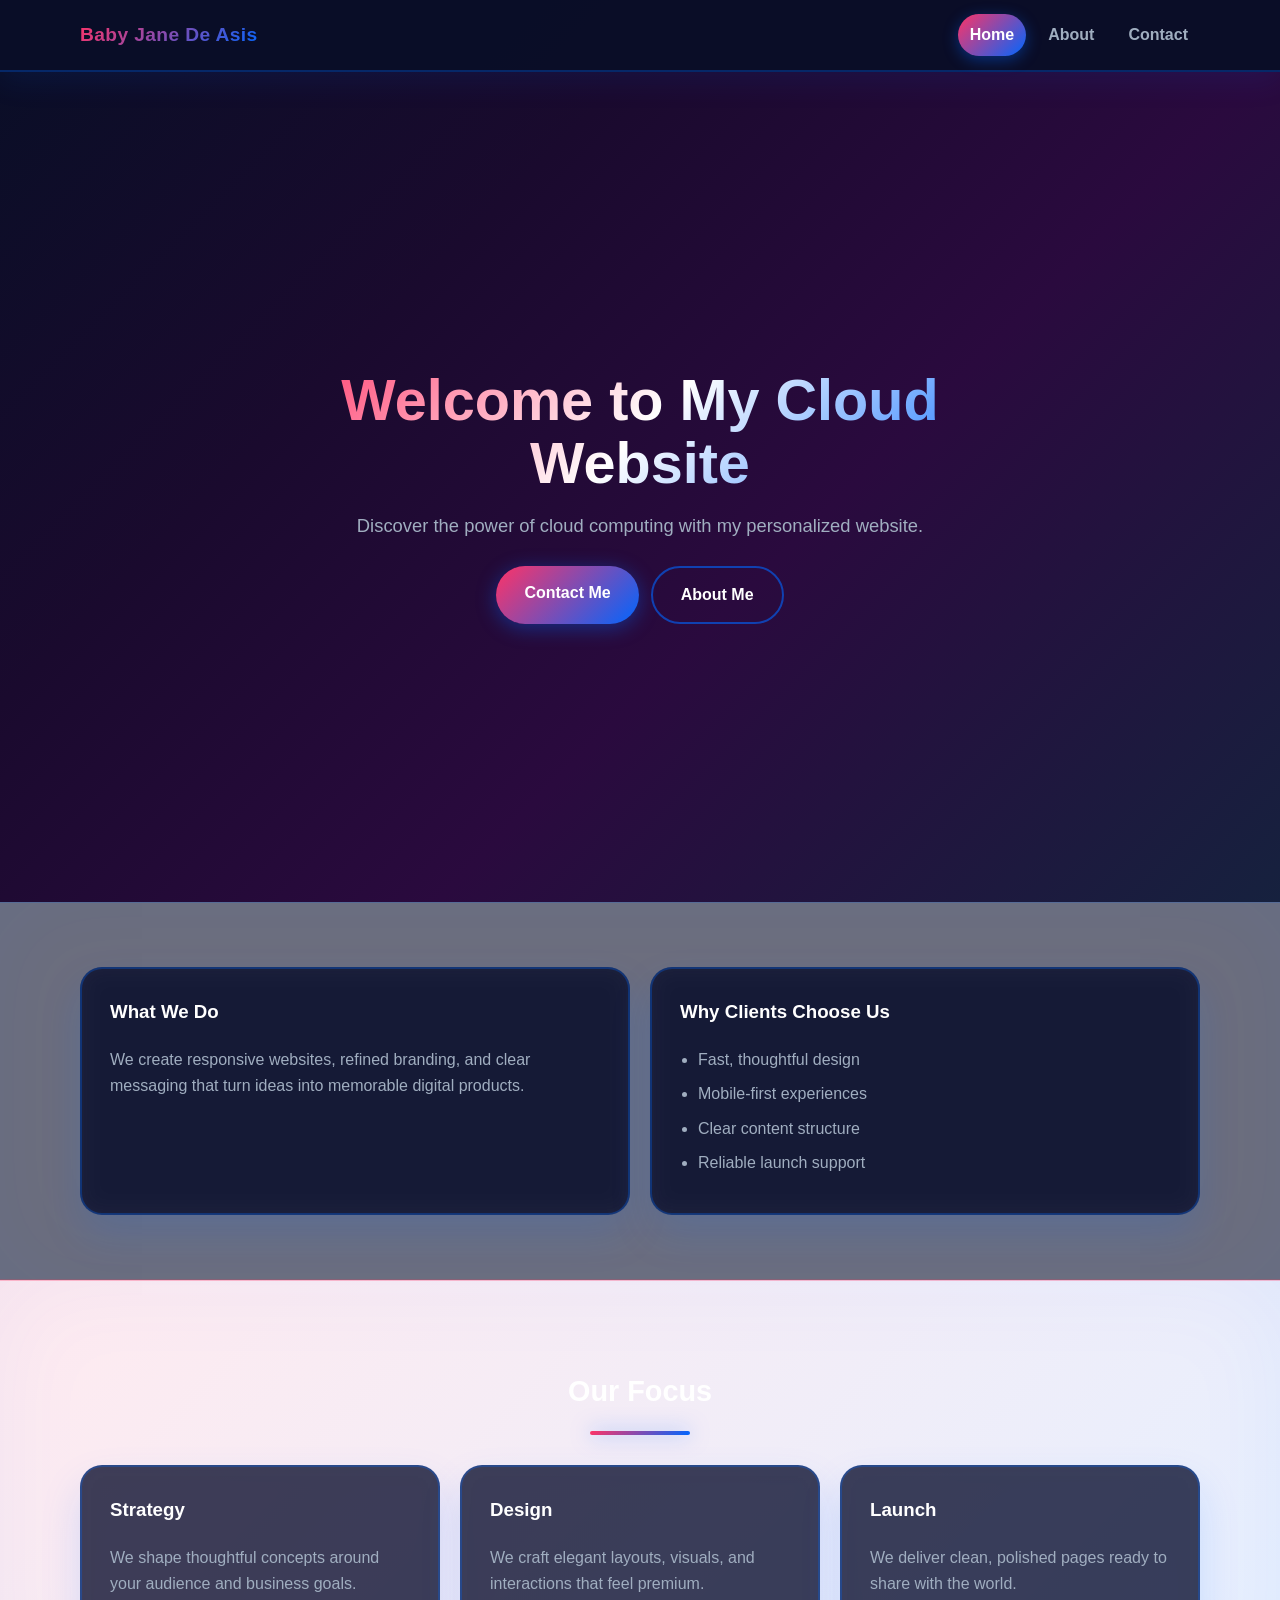
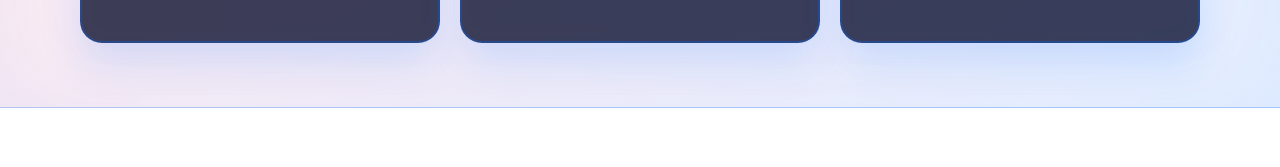
<file: index.html>
<!doctype html>
<html lang="en">
  <head>
    <meta charset="UTF-8" />
    <meta name="viewport" content="width=device-width, initial-scale=1.0" />
    <title>CloudWebsite</title>
    <link rel="stylesheet" href="style.css" />
  </head>
  <body>
    <nav>
      <div class="container nav-inner">
        <a href="index.html" class="logo">Baby Jane De Asis</a>
        <div class="nav-links">
          <a class="active" href="index.html">Home</a>
          <a href="about.html">About</a>
          <a href="contact.html">Contact</a>
        </div>
      </div>
    </nav>

    <main>
      <section class="hero">
        <div class="container hero-content">
          <h1>Welcome to My Cloud Website</h1>
          <p>Discover the power of cloud computing with my personalized website.</p>
          <div class="hero-actions">
            <a href="contact.html" class="btn ">Contact Me</a>
            <a href="about.html" class="btn btn-secondary">About Me</a>
          </div>
        </div>
      </section>

      <section class="section">
        <div class="container">
          <div class="grid-2">
            <article class="card">
              <h3>What We Do</h3>
              <p>We create responsive websites, refined branding, and clear messaging that turn ideas into memorable digital products.</p>
            </article>
            <article class="card">
              <h3>Why Clients Choose Us</h3>
              <ul class="list">
                <li>Fast, thoughtful design</li>
                <li>Mobile-first experiences</li>
                <li>Clear content structure</li>
                <li>Reliable launch support</li>
              </ul>
            </article>
          </div>
        </div>
      </section>

      <section class="section accent">
        <div class="container">
          <h2 class="section-title">Our Focus</h2>
          <div class="grid-3">
            <article class="card">
              <h3>Strategy</h3>
              <p>We shape thoughtful concepts around your audience and business goals.</p>
            </article>
            <article class="card">
              <h3>Design</h3>
              <p>We craft elegant layouts, visuals, and interactions that feel premium.</p>
            </article>
            <article class="card">
              <h3>Launch</h3>
              <p>We deliver clean, polished pages ready to share with the world.</p>
            </article>
          </div>
        </div>
      </section>
    </main>

    <footer>
      <p>&copy; 2026 Cloud Website Project. Built for the PTdeployment activity..</p>
    </footer>
    <script src="script.js"></script>
  </body>
</html>
</file>
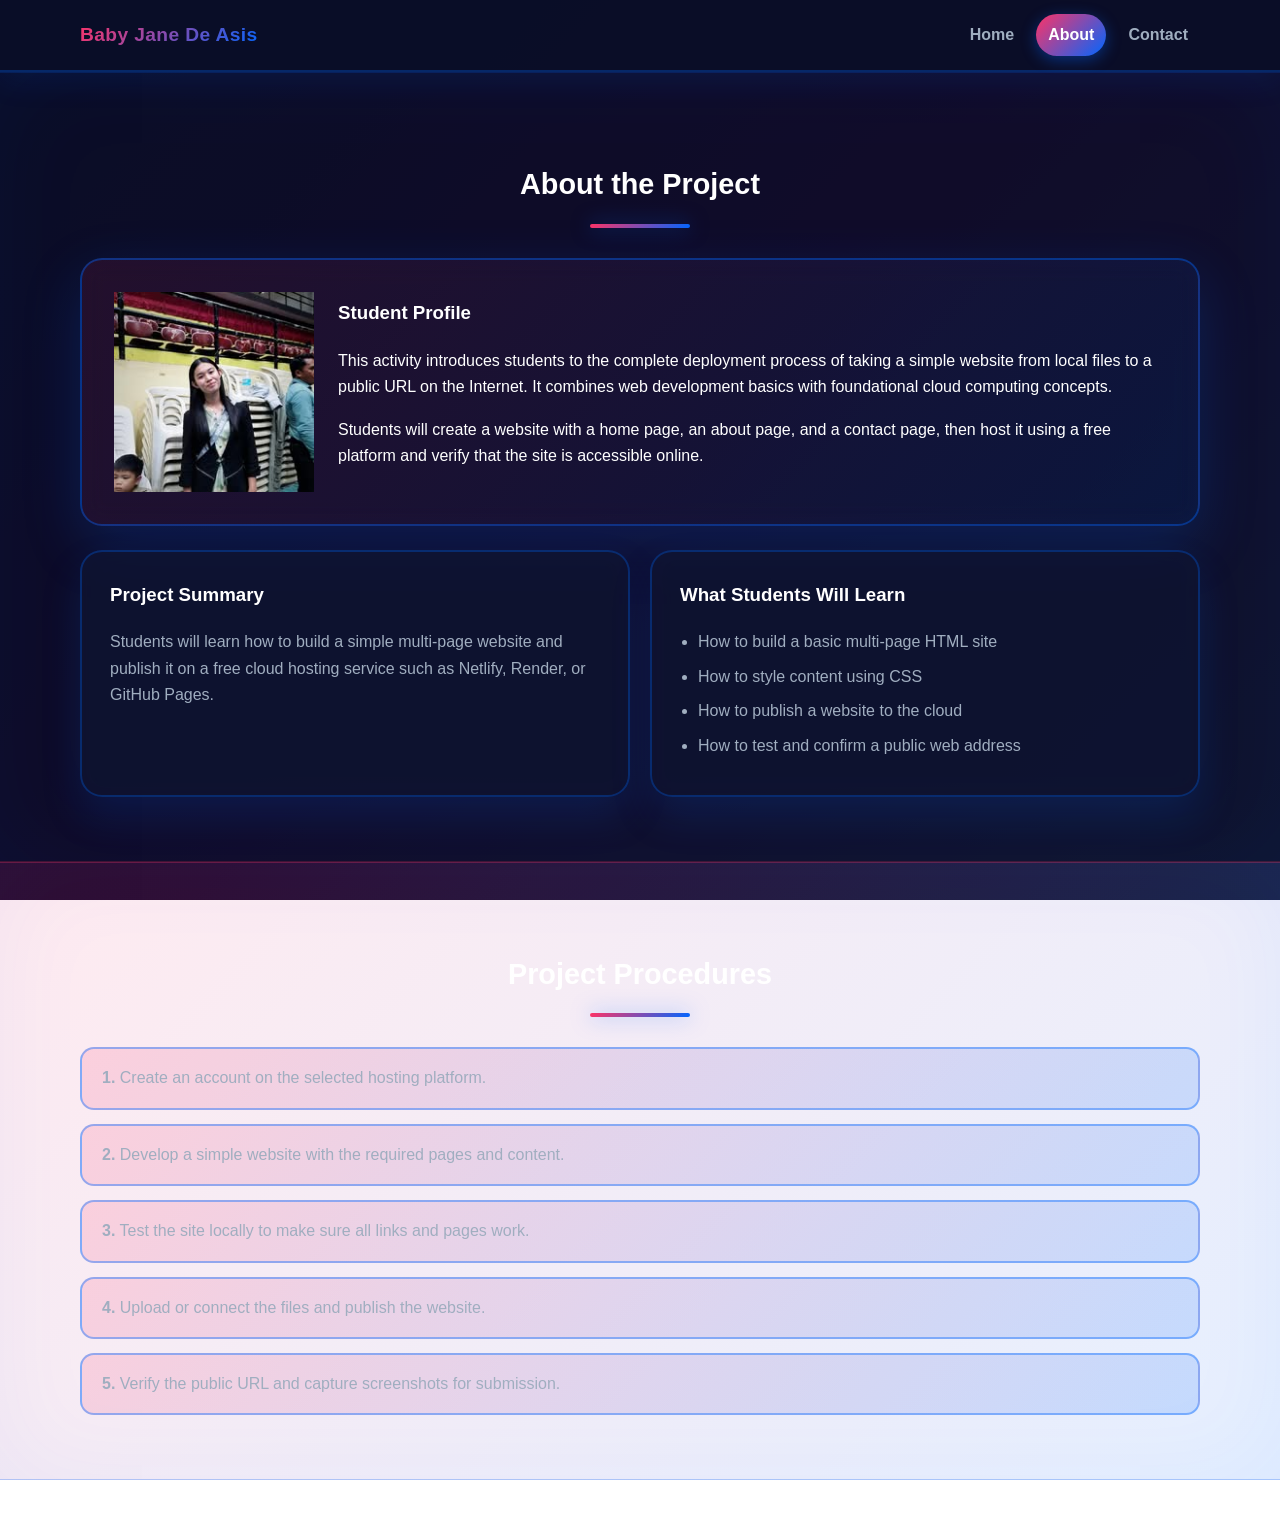
<file: about.html>
<!doctype html>
<html lang="en">
  <head>
    <meta charset="UTF-8" />
    <meta name="viewport" content="width=device-width, initial-scale=1.0" />
    <title>About the Cloud Deployment Project</title>
    <link rel="stylesheet" href="style.css" />
  </head>
  <body>
    <nav>
      <div class="container nav-inner">
        <a href="index.html" class="logo">Baby Jane De Asis</a>
        <div class="nav-links">
          <a href="index.html">Home</a>
          <a class="active" href="about.html">About</a>
          <a href="contact.html">Contact</a>
        </div>
      </div>
    </nav>

    <main>
      <section class="section">
        <div class="container">
          <h2 class="section-title">About the Project</h2>
          <div class="profile-card">
            <img src="baby.jpg" alt="Baby Jane De Asis" />
            <div class="profile-info">
              <h3>Student Profile</h3>
              <p>This activity introduces students to the complete deployment process of taking a simple website from local files to a public URL on the Internet. It combines web development basics with foundational cloud computing concepts.</p>
              <p>Students will create a website with a home page, an about page, and a contact page, then host it using a free platform and verify that the site is accessible online.</p>
            </div>
          </div>
          <div class="grid-2">
            <article class="card">
              <h3>Project Summary</h3>
              <p>Students will learn how to build a simple multi-page website and publish it on a free cloud hosting service such as Netlify, Render, or GitHub Pages.</p>
            </article>
            <article class="card">
              <h3>What Students Will Learn</h3>
              <ul class="list">
                <li>How to build a basic multi-page HTML site</li>
                <li>How to style content using CSS</li>
                <li>How to publish a website to the cloud</li>
                <li>How to test and confirm a public web address</li>
              </ul>
            </article>
          </div>
        </div>
      </section>

      <section class="section accent">
        <div class="container">
          <h2 class="section-title">Project Procedures</h2>
          <div class="timeline">
            <div class="timeline-item"><strong>1.</strong> Create an account on the selected hosting platform.</div>
            <div class="timeline-item"><strong>2.</strong> Develop a simple website with the required pages and content.</div>
            <div class="timeline-item"><strong>3.</strong> Test the site locally to make sure all links and pages work.</div>
            <div class="timeline-item"><strong>4.</strong> Upload or connect the files and publish the website.</div>
            <div class="timeline-item"><strong>5.</strong> Verify the public URL and capture screenshots for submission.</div>
          </div>
        </div>
      </section>
    </main>

    <footer>
      <p>&copy; 2026 Cloud Website Project. Built for the PT deployment activity.</p>
    </footer>
    <script src="script.js"></script>
  </body>
</html>
</file>
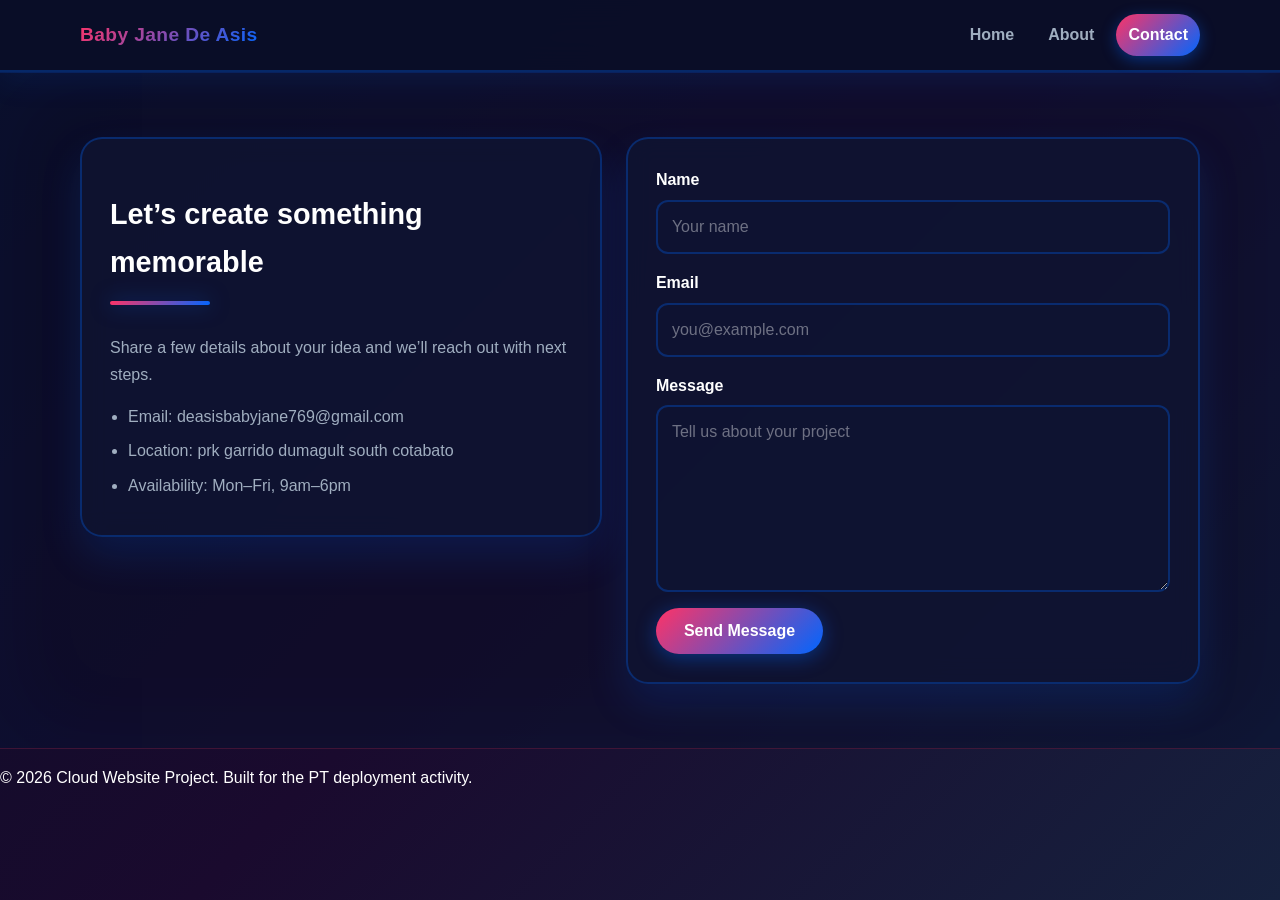
<file: contact.html>
<!doctype html>
<html lang="en">
  <head>
    <meta charset="UTF-8" />
    <meta name="viewport" content="width=device-width, initial-scale=1.0" />
    <title>Contact Northstar Studio</title>
    <link rel="stylesheet" href="style.css" />
  </head>
  <body>
    <nav>
      <div class="container nav-inner">
        <a href="index.html" class="logo">Baby Jane De Asis</a>
        <div class="nav-links">
          <a href="index.html">Home</a>
          <a href="about.html">About</a>
          <a class="active" href="contact.html">Contact</a>
        </div>
      </div>
    </nav>

    <main>
      <section class="section">
        <div class="container contact-layout">
          <div class="contact-card card">
            <h2 class="section-title left">Let’s create something memorable</h2>
            <p>Share a few details about your idea and we’ll reach out with next steps.</p>
            <ul class="list">
              <li>Email: deasisbabyjane769@gmail.com</li>
              <li>Location: prk garrido dumagult south cotabato</li>
              <li>Availability: Mon–Fri, 9am–6pm</li>
            </ul>
          </div>

          <div class="form-card card">
            <form>
              <div class="form-group">
                <label for="name">Name</label>
                <input id="name" type="text" placeholder="Your name" required />
              </div>

              <div class="form-group">
                <label for="email">Email</label>
                <input id="email" type="email" placeholder="you@example.com" required />
              </div>

              <div class="form-group">
                <label for="message">Message</label>
                <textarea id="message" rows="6" placeholder="Tell us about your project" required></textarea>
              </div>

              <button type="submit" class="btn">Send Message</button>
            </form>
          </div>
        </div>
      </section>
    </main>

    <footer>
      <p>&copy; 2026 Cloud Website Project. Built for the PT deployment activity.</p>
    </footer>
    <script src="script.js"></script>
  </body>
</html>
</file>
<file: style.css>
:root {
  --bg: linear-gradient(135deg, #0a0e27 0%, #1a0a2e 50%, #16213e 100%);
  --bg-soft: #0f1729;
  --surface: rgba(255, 255, 255, 0.08);
  --surface-strong: rgba(255, 255, 255, 0.12);
  --text: #ffffff;
  --muted: #a0aec0;
  --primary: #ffffff;
  --primary-strong: #ffffff;
  --accent-red: #ff3366;
  --accent-blue: #0066ff;
  --border: rgba(0, 102, 255, 0.2);
  --shadow: 0 20px 60px rgba(0, 102, 255, 0.2);
  --radius: 22px;
  --max: 1120px;
  --line: 1.65;
}

* {
  box-sizing: border-box;
}

html {
  scroll-behavior: smooth;
}

body {
  margin: 0;
  font-family: "Segoe UI", Tahoma, Geneva, Verdana, sans-serif;
  color: var(--text);
  line-height: var(--line);
  min-height: 100vh;
  background: linear-gradient(135deg, #0a0e27 0%, #1a0a2e 50%, #16213e 100%);
  background-attachment: fixed;
}

a {
  color: var(--primary);
  text-decoration: none;
  transition: color 0.2s ease, transform 0.2s ease;
}

a:hover {
  color: var(--primary-strong);
}

img {
  max-width: 100%;
  display: block;
}

.container {
  width: min(95%, var(--max));
  margin: 0 auto;
}

nav {
  background: rgba(10, 14, 39, 0.95);
  backdrop-filter: blur(16px);
  border-bottom: 2px solid rgba(0, 102, 255, 0.3);
  position: sticky;
  top: 0;
  z-index: 20;
  box-shadow: 0 8px 32px rgba(0, 102, 255, 0.1);
}

.nav-inner {
  display: flex;
  align-items: center;
  justify-content: space-between;
  gap: 16px;
  padding: 14px 0;
}

.logo {
  font-weight: 800;
  background: linear-gradient(135deg, #ff3366 0%, #0066ff 100%);
  -webkit-background-clip: text;
  -webkit-text-fill-color: transparent;
  background-clip: text;
  font-size: 1.2rem;
  letter-spacing: 0.02em;
}

.nav-links {
  display: flex;
  gap: 10px;
  flex-wrap: wrap;
}

.nav-links a {
  padding: 8px 12px;
  border-radius: 999px;
  color: var(--muted);
  font-weight: 600;
}

.nav-links a:hover,
.nav-links a.active {
  color: #ffffff;
  background: linear-gradient(135deg, #ff3366 0%, #0066ff 100%);
  box-shadow: 0 4px 15px rgba(0, 102, 255, 0.4);
}

.hero {
  min-height: calc(100vh - 70px);
  display: grid;
  place-items: center;
  text-align: center;
  color: var(--text);
  padding: 90px 16px 72px;
  position: relative;
  overflow: hidden;
  background: linear-gradient(135deg, #0a0e27 0%, #1a0a2e 30%, #2a0a3e 60%, #16213e 100%);
}

.hero::before,
.hero::after {
  content: "";
  position: absolute;
  border-radius: 50%;
  filter: blur(80px);
  opacity: 0.3;
}



  
.hero-content {
  max-width: 760px;
  position: relative;
  z-index: 1;
}

.eyebrow {
  display: inline-block;
  margin: 0 0 10px;
  padding: 8px 16px;
  border-radius: 999px;
  background: linear-gradient(135deg, rgba(255, 51, 102, 0.3), rgba(0, 102, 255, 0.3));
  border: 1px solid rgba(0, 102, 255, 0.5);
  letter-spacing: 0.08em;
  text-transform: uppercase;
  font-size: 0.85rem;
  font-weight: 600;
}

.hero h1 {
  font-size: clamp(2.1rem, 5vw, 3.6rem);
  margin: 0;
  line-height: 1.1;
  background: linear-gradient(135deg, #ff3366 0%, #ffffff 50%, #0066ff 100%);
  -webkit-background-clip: text;
  -webkit-text-fill-color: transparent;
  background-clip: text;
}

.hero p {
  font-size: clamp(1rem, 2.3vw, 1.15rem);
  margin: 16px auto 24px;
  color: var(--muted);
}

.hero-actions {
  display: flex;
  gap: 12px;
  justify-content: center;
  flex-wrap: wrap;
}

.btn {
  display: inline-block;
  background: linear-gradient(135deg, #ff3366 0%, #0066ff 100%);
  color: #ffffff;
  border: none;
  border-radius: 999px;
  padding: 14px 28px;
  font-size: 1rem;
  font-weight: 700;
  transition: transform 0.3s ease, box-shadow 0.3s ease, scale 0.2s ease;
  box-shadow: 0 4px 20px rgba(0, 102, 255, 0.4);
}

.btn:hover {
  transform: translateY(-2px);
  box-shadow: 0 8px 30px rgba(0, 102, 255, 0.6);
  scale: 1.05;
}

.btn-secondary {
  background: transparent;
  border: 2px solid rgba(0, 102, 255, 0.6);
  box-shadow: none;
  color: #ffffff;
}

.btn-secondary:hover {
  background: rgba(0, 102, 255, 0.1);
  border-color: rgba(0, 102, 255, 1);
  box-shadow: 0 4px 20px rgba(0, 102, 255, 0.4);
}

.section {
  padding: 64px 0;
  background: rgba(10, 14, 39, 0.6);
  border-top: 1px solid rgba(0, 102, 255, 0.2);
  border-bottom: 1px solid rgba(255, 51, 102, 0.2);
  box-shadow: inset 0 0 100px rgba(0, 102, 255, 0.05);
}

.section.accent {
  background: linear-gradient(135deg, rgba(255, 51, 102, 0.1), rgba(0, 102, 255, 0.1));
  border-top: 1px solid rgba(255, 51, 102, 0.3);
  border-bottom: 1px solid rgba(0, 102, 255, 0.3);
}

.section-title {
  text-align: center;
  margin-bottom: 30px;
  font-size: 1.8rem;
  color: #ffffff;
  position: relative;
  font-weight: 700;
}

.section-title::after {
  content: "";
  display: block;
  width: 100px;
  height: 4px;
  background: linear-gradient(135deg, #ff3366 0%, #0066ff 100%);
  margin: 15px auto 0;
  border-radius: 999px;
  box-shadow: 0 0 20px rgba(0, 102, 255, 0.5);
}

main {
  position: relative;
  z-index: 1;
}

.card,
.profile-card,
.contact-card,
.form-card {
  border-radius: var(--radius);
}

.section-title.left {
  text-align: left;
}

.section-title.left::after {
  margin: 15px 0 0;
}

.grid-2,
.grid-3 {
  display: grid;
  gap: 20px;
}

.grid-2 {
  grid-template-columns: repeat(2, minmax(0, 1fr));
}

.grid-3 {
  grid-template-columns: repeat(3, minmax(0, 1fr));
}

.card {
  background: rgba(15, 20, 50, 0.8);
  border: 2px solid rgba(0, 102, 255, 0.3);
  border-radius: var(--radius);
  box-shadow: 0 20px 40px rgba(0, 102, 255, 0.15);
  padding: 28px;
  backdrop-filter: blur(12px);
  transition: transform 0.3s ease, border-color 0.3s ease, box-shadow 0.3s ease;
}

.card:hover {
  transform: translateY(-8px);
  border-color: rgba(0, 102, 255, 0.6);
  box-shadow: 0 30px 60px rgba(0, 102, 255, 0.3);
}

.card h3 {
  margin-top: 0;
  color: var(--text);
}

.card p,
.card li {
  color: var(--muted);
}

.list {
  margin: 0;
  padding-left: 18px;
}

.list li {
  margin-bottom: 8px;
}

.accent {
  background: rgba(255, 255, 255, 0.02);
  border-top: 1px solid rgba(255, 255, 255, 0.08);
  border-bottom: 1px solid rgba(255, 255, 255, 0.08);
}

.profile-card {
  display: grid;
  grid-template-columns: 200px 1fr;
  gap: 24px;
  align-items: center;
  background: linear-gradient(135deg, rgba(255, 51, 102, 0.1), rgba(0, 102, 255, 0.1));
  border: 2px solid rgba(0, 102, 255, 0.4);
  border-radius: var(--radius);
  box-shadow: 0 20px 60px rgba(0, 102, 255, 0.2);
  padding: 32px;
  margin-bottom: 24px;
  backdrop-filter: blur(12px);
}

.avatar {
  width: 160px;
  height: 160px;
  border-radius: 50%;
  background: linear-gradient(135deg, #ff3366 0%, #0066ff 100%);
  color: rgba(255, 255, 255, 0.95);
  display: grid;
  place-items: center;
  font-size: 2.4rem;
  font-weight: 800;
  box-shadow: 0 0 40px rgba(0, 102, 255, 0.6), 0 20px 60px rgba(255, 51, 102, 0.3);
  border: 3px solid rgba(255, 255, 255, 0.2);
}

.profile-info h3 {
  margin-top: 0;
  color: var(--text);
}

.timeline {
  display: grid;
  gap: 14px;
}

.timeline-item {
  background: linear-gradient(135deg, rgba(255, 51, 102, 0.15), rgba(0, 102, 255, 0.15));
  border: 2px solid rgba(0, 102, 255, 0.4);
  border-radius: 14px;
  padding: 16px 20px;
  color: var(--muted);
  transition: transform 0.3s ease, box-shadow 0.3s ease;
}

.timeline-item:hover {
  transform: translateX(8px);
  box-shadow: 0 8px 20px rgba(0, 102, 255, 0.2);
}

.contact-layout {
  display: grid;
  grid-template-columns: 1fr 1.1fr;
  gap: 24px;
  align-items: start;
}

.form-card {
  max-width: none;
}

.form-group {
  display: flex;
  flex-direction: column;
  gap: 6px;
  margin-bottom: 16px;
}

label {
  font-weight: 600;
  color: var(--text);
}

input,
textarea {
  width: 100%;
  padding: 12px 14px;
  border: 2px solid rgba(0, 102, 255, 0.3);
  border-radius: 12px;
  font: inherit;
  background: rgba(15, 20, 50, 0.6);
  color: var(--text);
  transition: border-color 0.3s ease, box-shadow 0.3s ease;
}

input::placeholder,
textarea::placeholder {
  color: rgba(255, 255, 255, 0.4);
}

textarea {
  resize: vertical;
  min-height: 120px;
}

input:focus,
textarea:focus {
  border-color: rgba(0, 102, 255, 0.8);
  outline: none;
  box-shadow: 0 0 0 4px rgba(0, 102, 255, 0.25), 0 0 20px rgba(0, 102, 255, 0.3);
}

@media (max-width: 900px) {
  .grid-2,
  .grid-3,
  .contact-layout {
    grid-template-columns: 1fr;
  }
}

@media (max-width: 640px) {
  .nav-inner {
    flex-direction: column;
    align-items: flex-start;
  }

  .profile-card {
    grid-template-columns: 1fr;
    justify-items: center;
    text-align: center;
  }

  .hero {
    padding: 72px 12px 48px;
  }

  .hero h1 {
    font-size: clamp(1.8rem, 8vw, 2.75rem);
  }

  .section {
    padding: 44px 0;
  }
}
</file>
